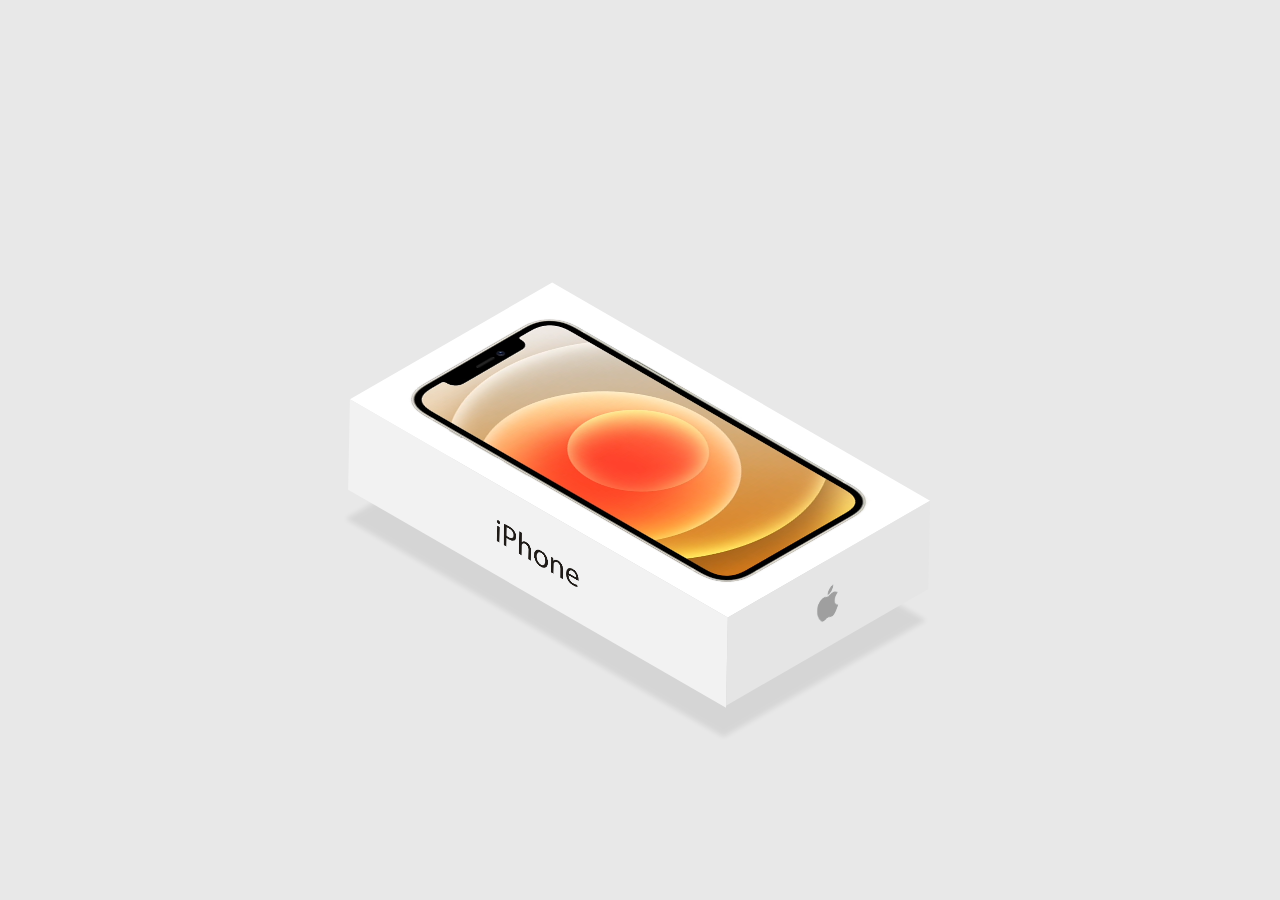
<file: css-box-mockup/index.html>
<!DOCTYPE html>
<html lang="en">
<head>
    <meta charset="UTF-8">
    <meta name="viewport" content="width=device-width, initial-scale=1.0">
    <title>Document</title>
    <link rel="stylesheet" href="styles.css">
</head>
<body>
    <div class="phone"></div>
</body>
</html>
</file>
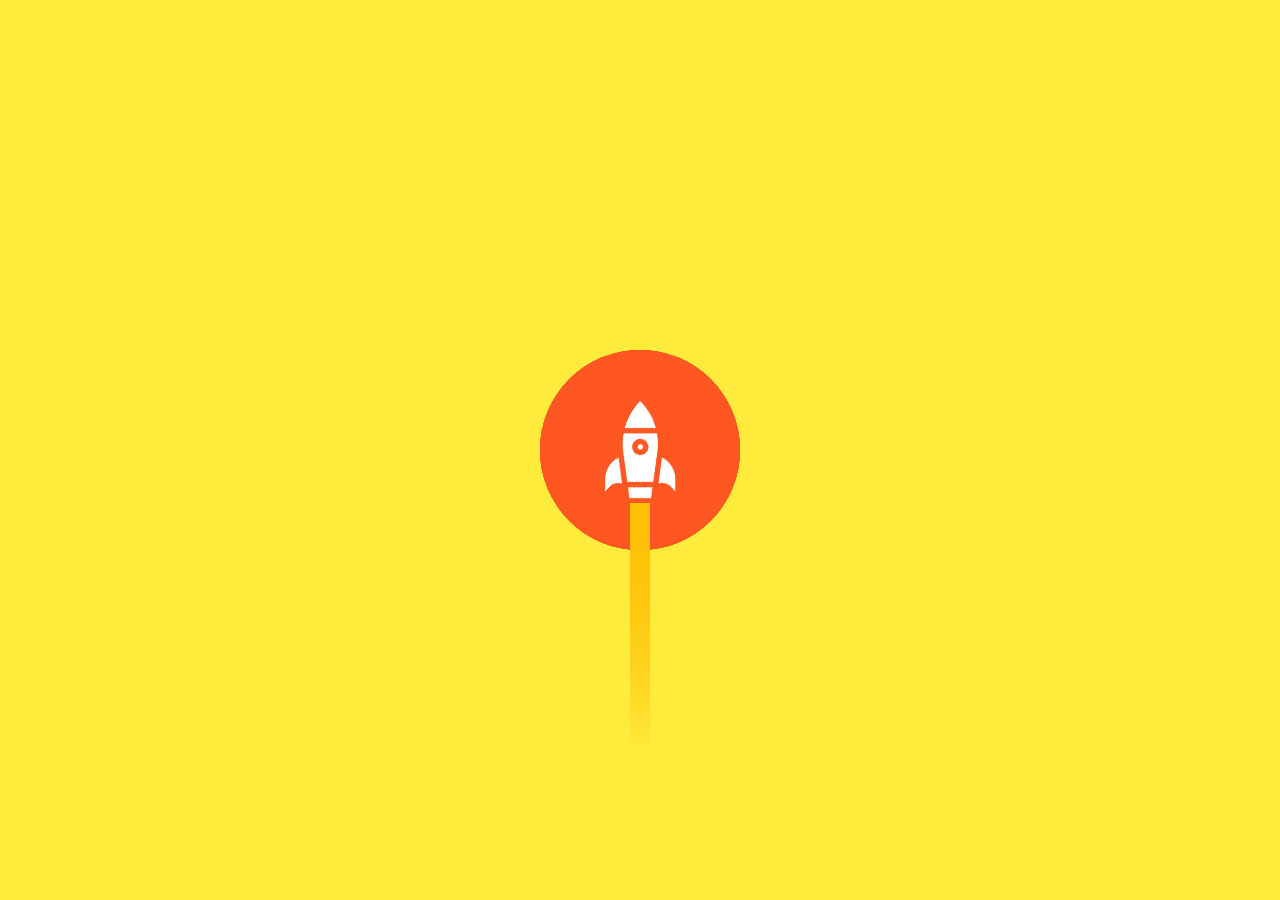
<file: css-pulse/index.html>
<!DOCTYPE html>
<html lang="en">
<head>
    <meta charset="UTF-8">
    <meta name="viewport" content="width=device-width, initial-scale=1.0">
    <title>Document</title>
    <link rel="stylesheet" href="styles.css">
</head>
<body>
    <div class="pulse">
        <span style="--i:1;"></span>
        <span style="--i:2;"></span>
        <span style="--i:3;"></span>
        <span style="--i:4;"></span>
        <span style="--i:5;"></span>

        <div class="rocket">
            <img src="rocket.png" alt="">
        </div>
    </div>
</body>
</html>
</file>
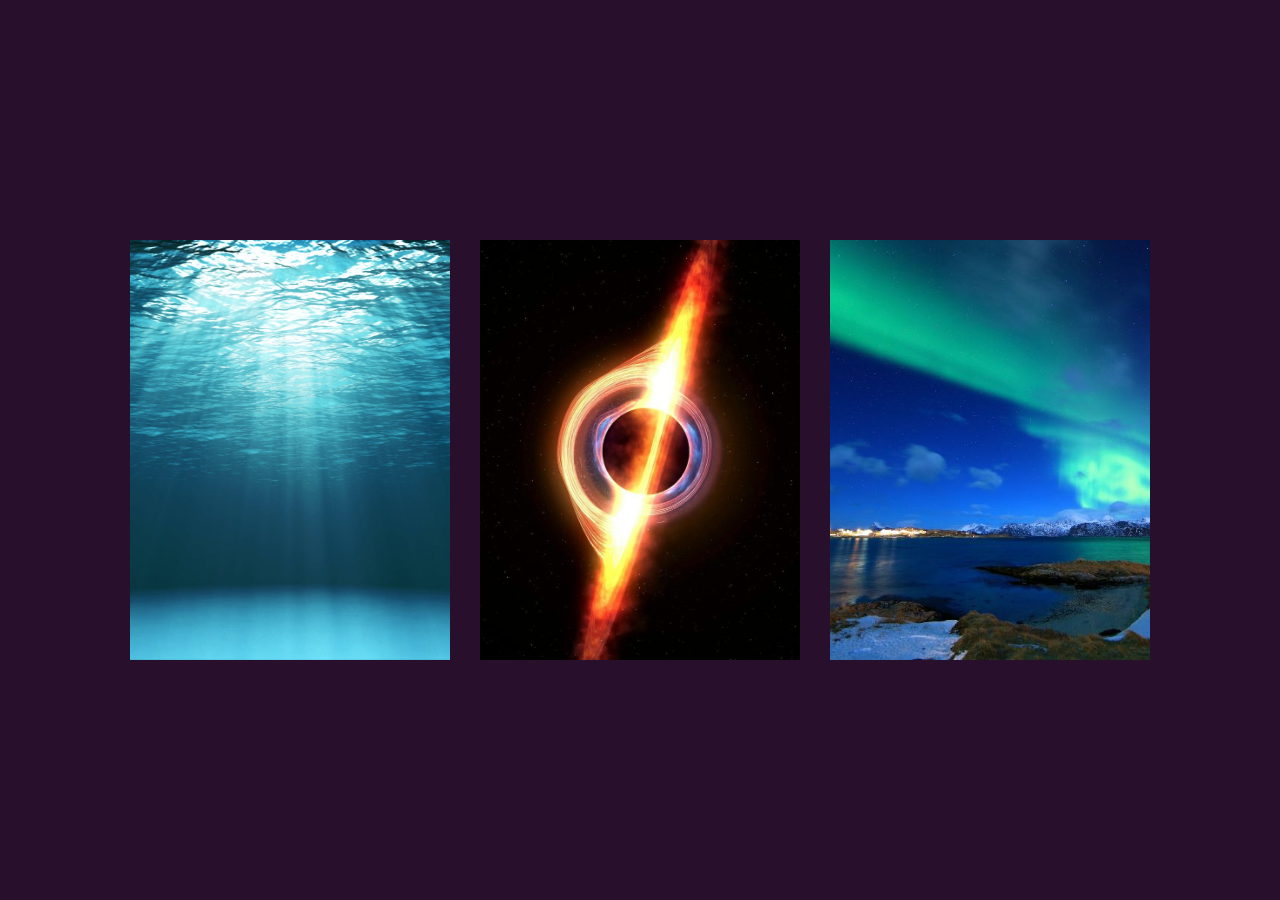
<file: direction-image-hover/index.html>
<!DOCTYPE html>
<html lang="en">
<head>
    <meta charset="UTF-8">
    <meta name="viewport" content="width=device-width, initial-scale=1.0">
    <title>Document</title>
    <link rel="stylesheet" href="styles.css">
</head>
<body>
    <div class="container">
        <div class="card">
            <span></span>
            <div class="imgBx">
                <img src="ocean.jpg" alt="" >
            </div>
            <div class="content">
                <div>
                    <h2>Card Title</h2>
                    <p>Lorem ipsum dolor sit amet consectetur adipisicing elit. 
                        Deserunt ullam veritatis voluptates possimus aperiam quam 
                        inventore perspiciatis natus culpa, consequuntur voluptate 
                        repellat, labore cupiditate reprehenderit quidem porro hic 
                        unde doloremque!</p>
                </div>
            </div>
        </div>
        <div class="card">
            <span></span>
            <div class="imgBx">
                <img src="gargantua.jpg" alt="" >
            </div>
            <div class="content">
                <div>
                    <h2>Card Title</h2>
                    <p>Lorem ipsum dolor sit amet consectetur adipisicing elit. 
                        Deserunt ullam veritatis voluptates possimus aperiam quam 
                        inventore perspiciatis natus culpa, consequuntur voluptate 
                        repellat, labore cupiditate reprehenderit quidem porro hic 
                        unde doloremque!</p>
                </div>
            </div>
        </div>
        <div class="card">
            <span></span>
            <div class="imgBx">
                <img src="aurora-boreal.jpg" alt="" >
            </div>
            <div class="content">
                <div>
                    <h2>Card Title</h2>
                    <p>Lorem ipsum dolor sit amet consectetur adipisicing elit. 
                        Deserunt ullam veritatis voluptates possimus aperiam quam 
                        inventore perspiciatis natus culpa, consequuntur voluptate 
                        repellat, labore cupiditate reprehenderit quidem porro hic 
                        unde doloremque!</p>
                </div>
            </div>
        </div>
    </div>
    <script src="https://code.jquery.com/jquery-3.5.1.min.js" 
        integrity="sha256-9/aliU8dGd2tb6OSsuzixeV4y/faTqgFtohetphbbj0=" 
        crossorigin="anonymous"></script>
    <script>
        $(document).ready(function () {
            $(".card").on('mouseenter', function (e) {
                x = e.pageX - $(this).offset().left;
                y = e.pageY - $(this).offset().top;
                $(this).find('span').css({top: y, left: x})
            })
            $(".card").on('mouseout', function (e) {
                x = e.pageX - $(this).offset().left;
                y = e.pageY - $(this).offset().top;
                $(this).find('span').css({top: y, left: x})
            })
        })
    </script>
</body>
</html>
</file>
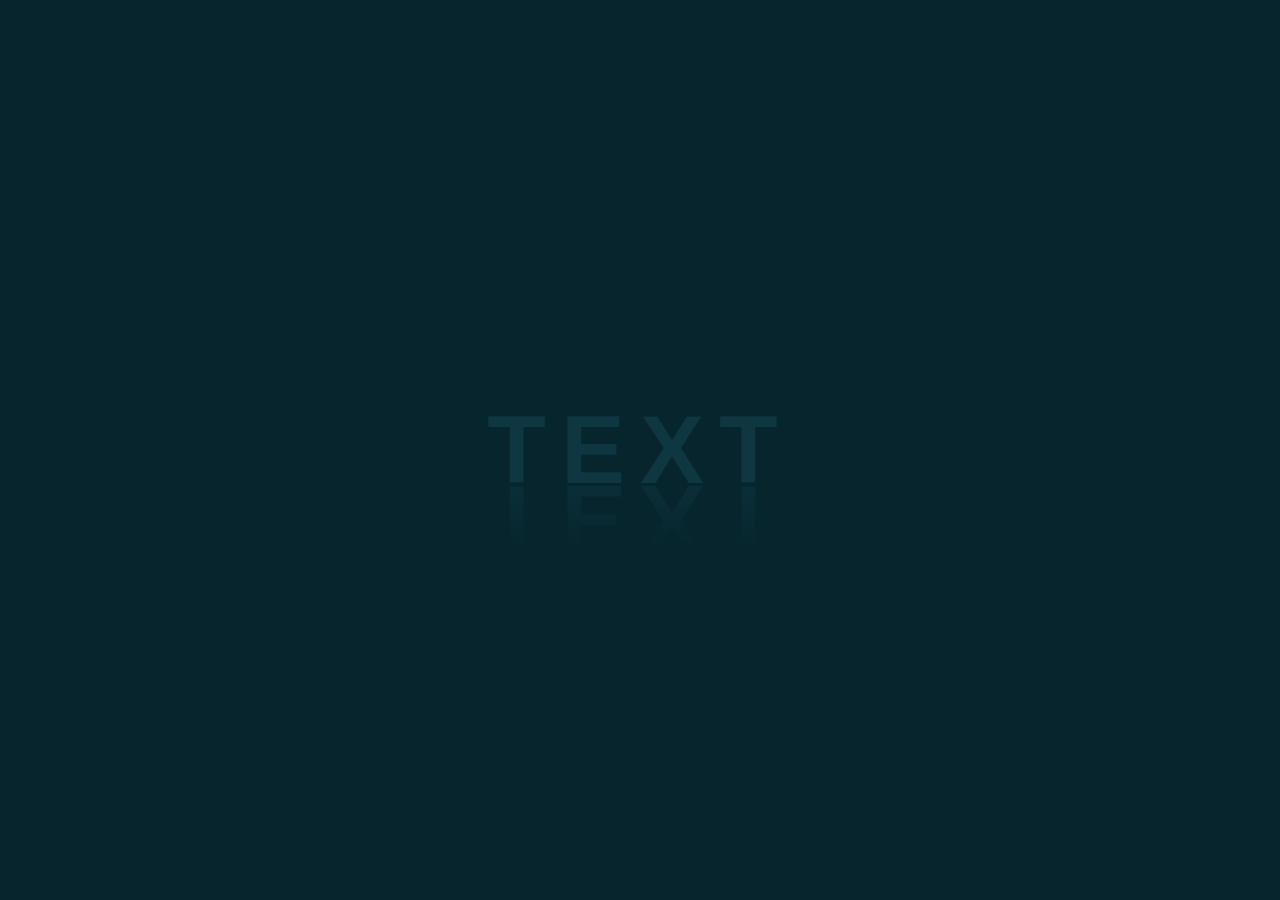
<file: tubelight-text/index.html>
<!DOCTYPE html>
<html lang="en">
<head>
    <meta charset="UTF-8">
    <meta name="viewport" content="width=device-width, initial-scale=1.0">
    <title>Document</title>
    <link rel="stylesheet" href="styles.css">
</head>
<body>
    <h2 contenteditable="true">Text</h2>
</body>
</html>
</file>
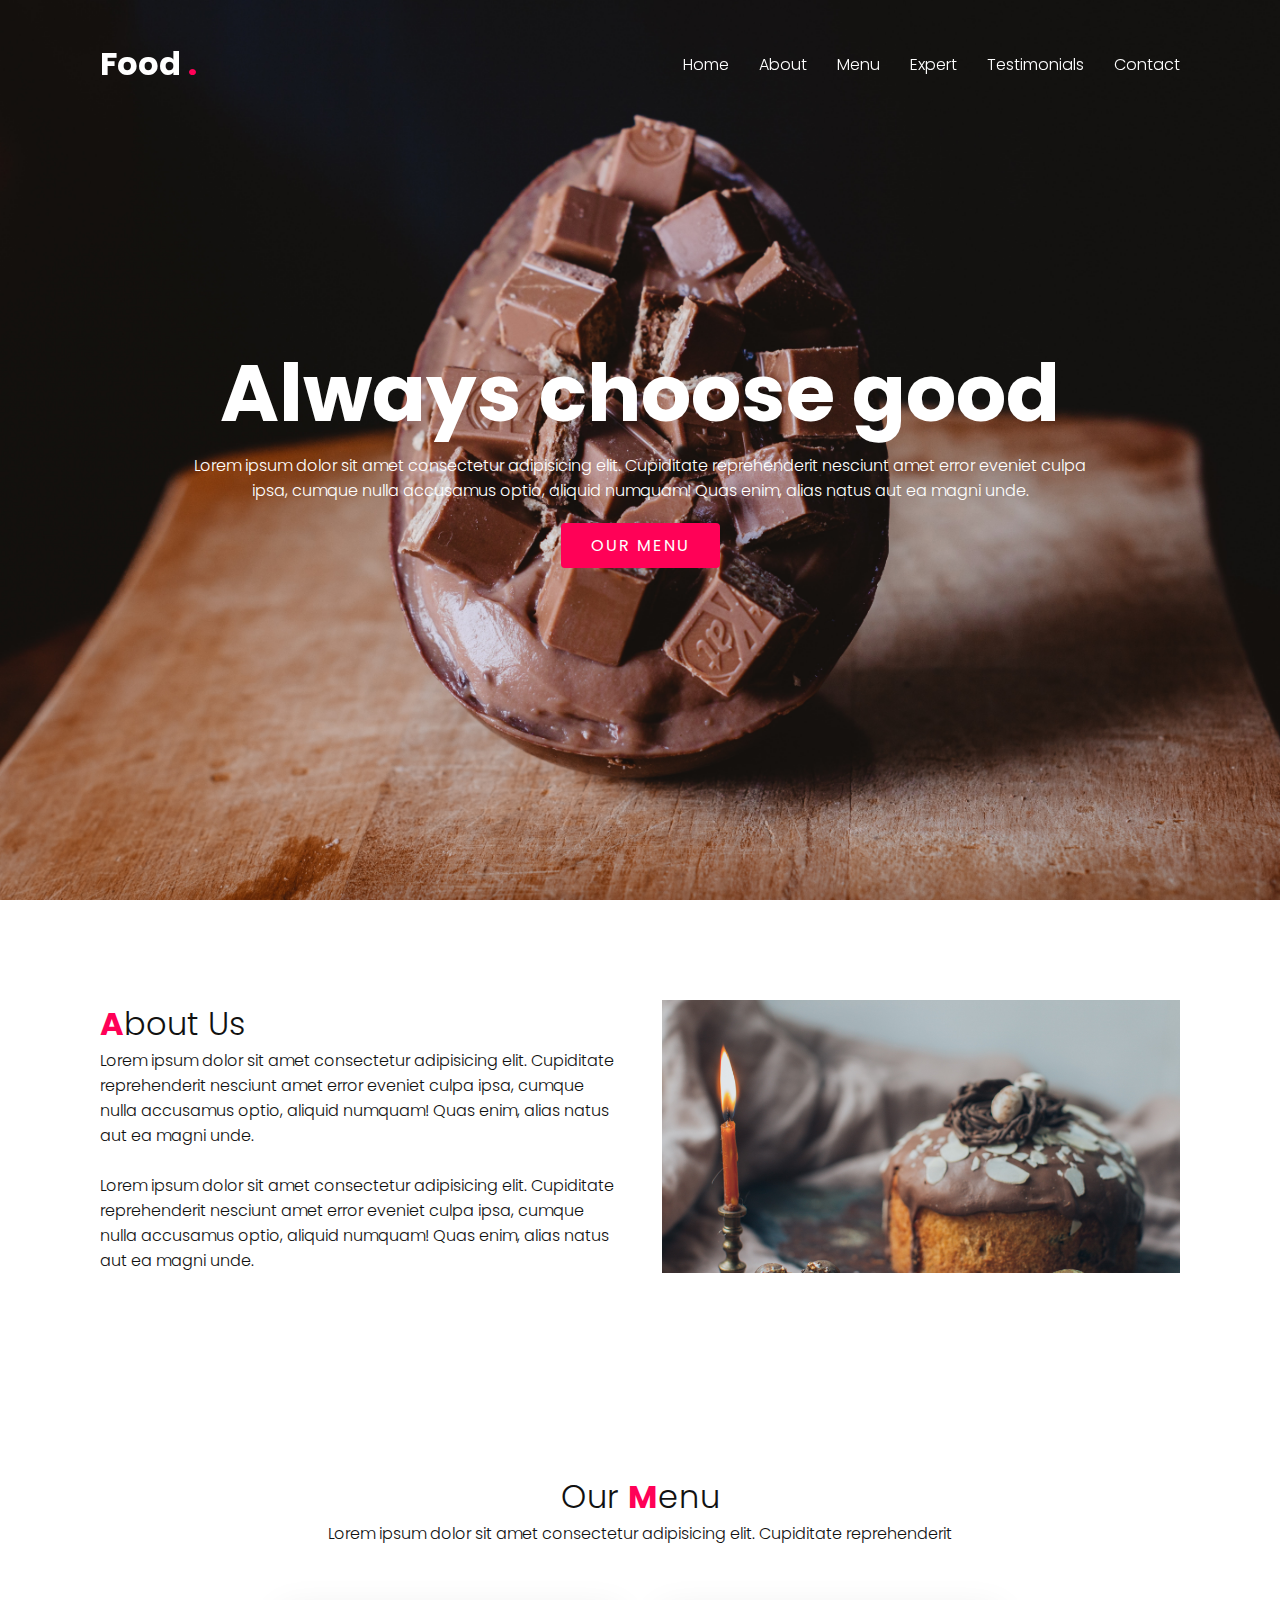
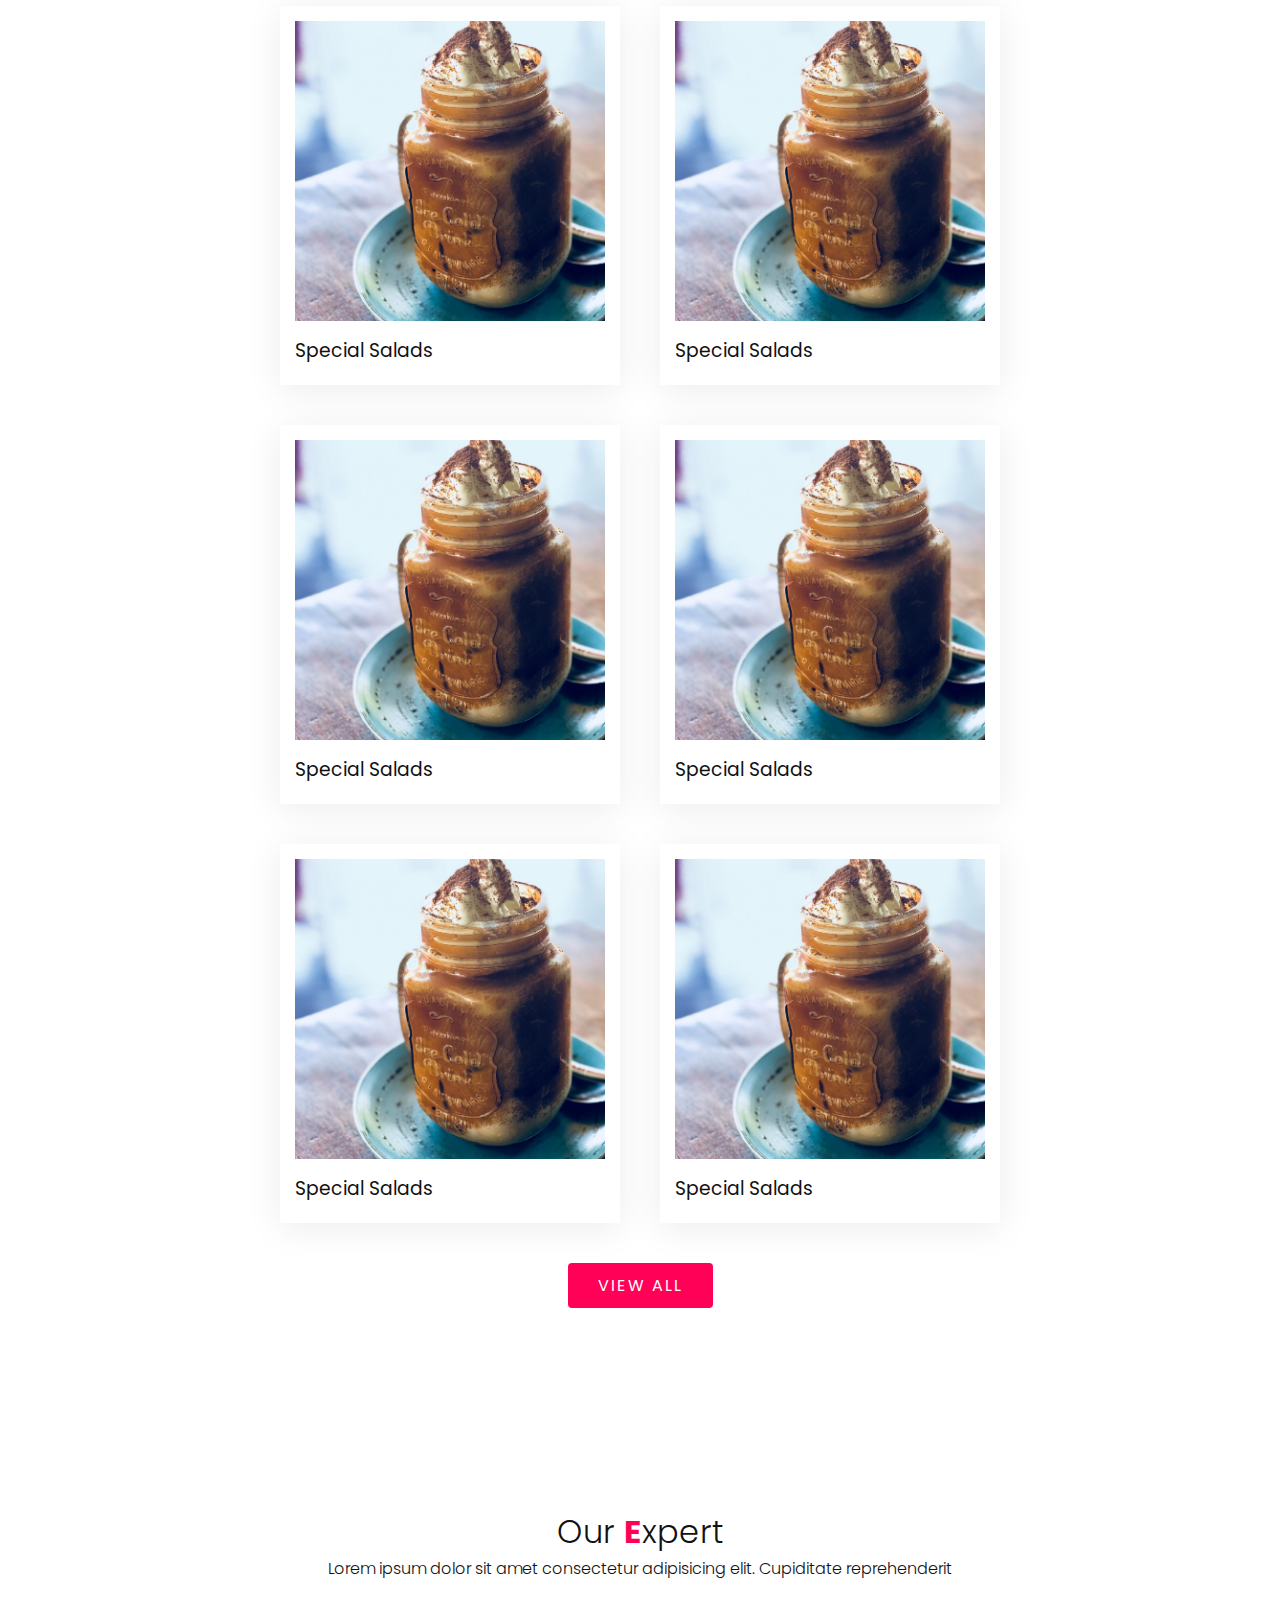
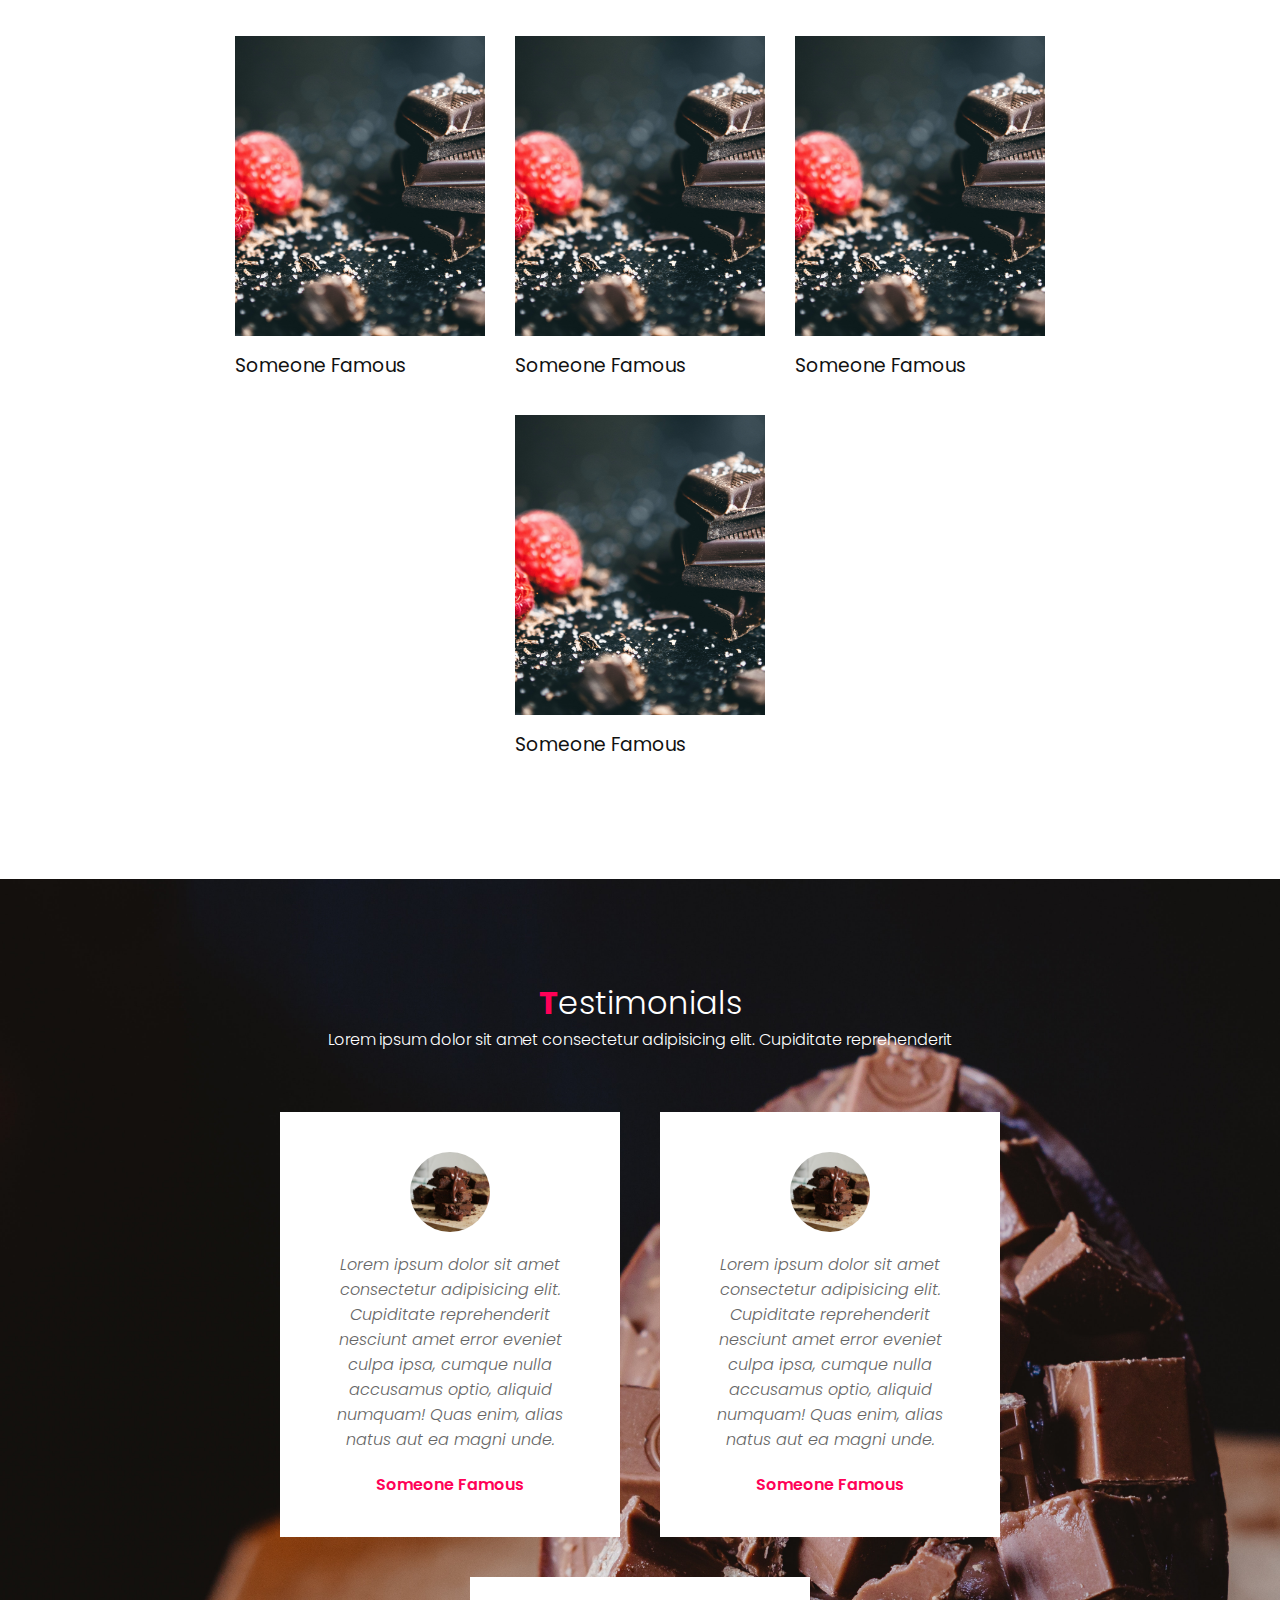
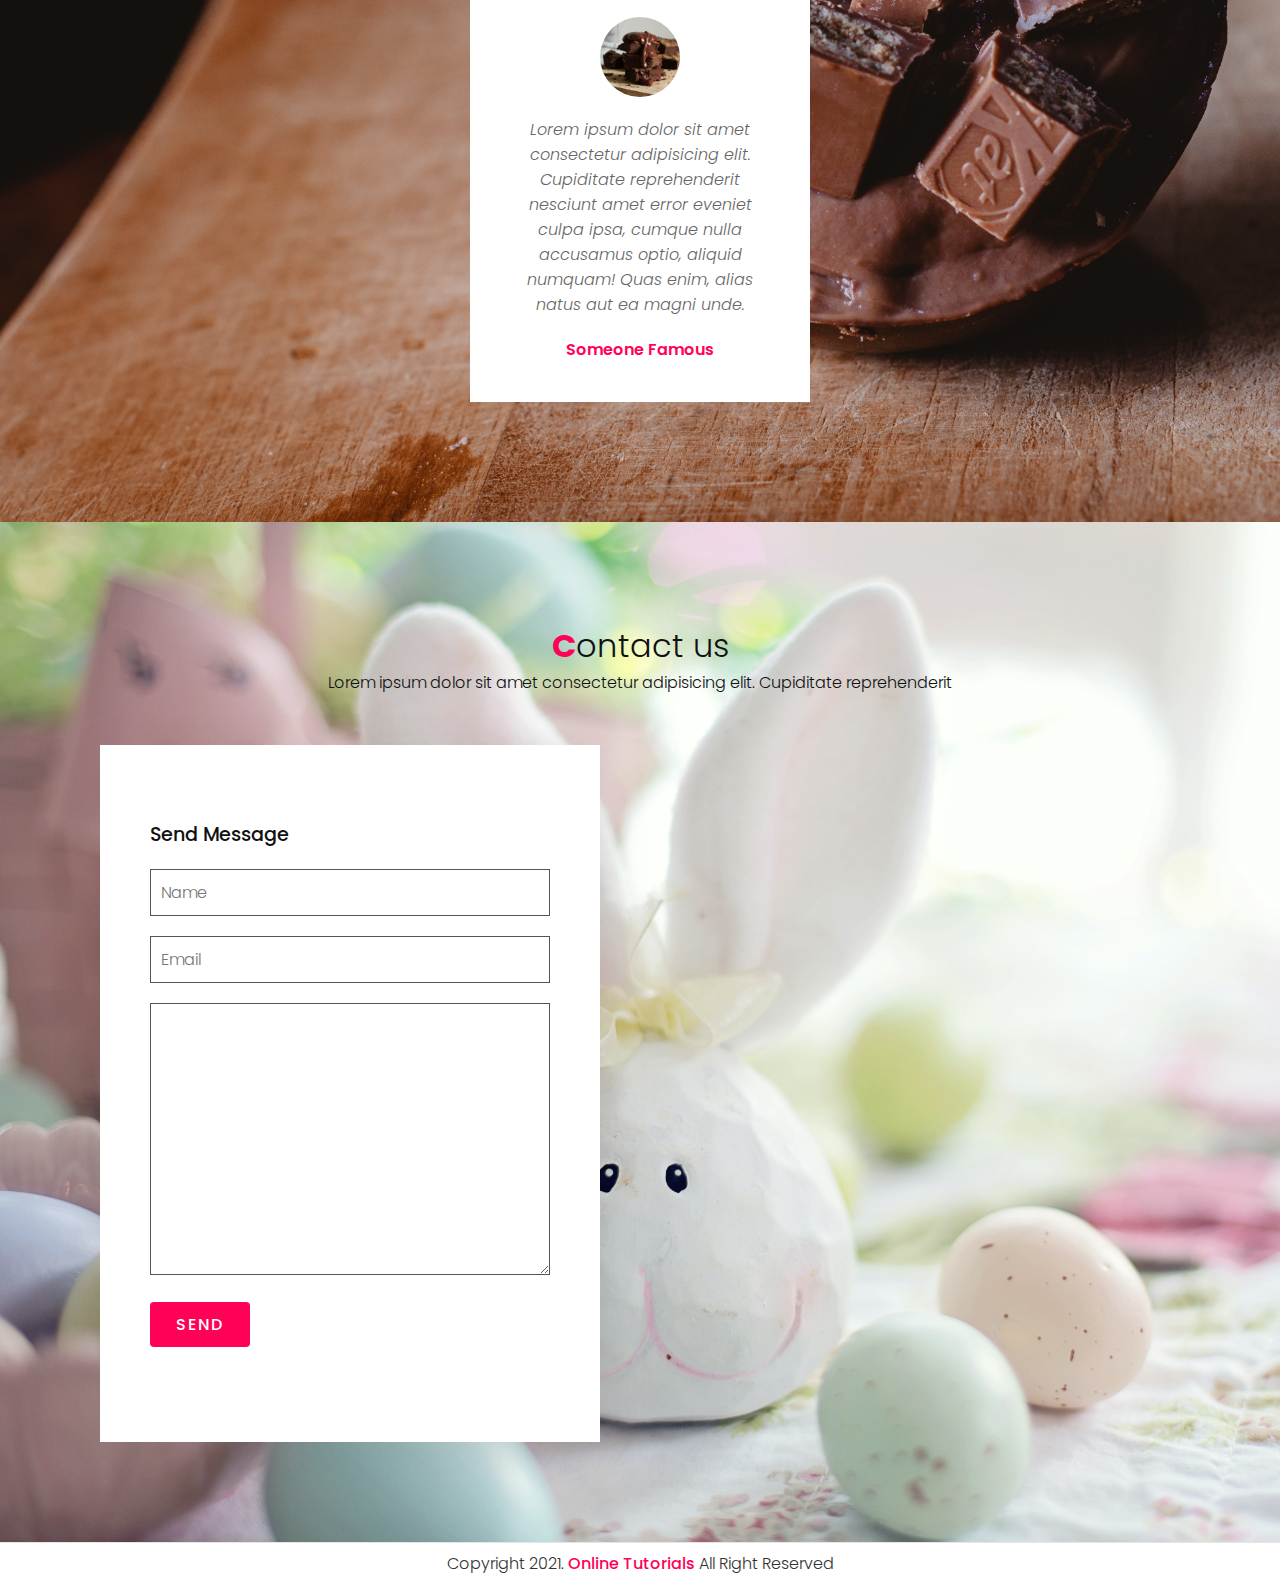
<file: landing-pages/template1/index.html>
<!DOCTYPE html>
<html lang="en">
<head>
    <meta charset="UTF-8">
    <meta http-equiv="X-UA-Compatible" content="IE=edge">
    <meta name="viewport" content="width=device-width, initial-scale=1.0">
    <title>Document</title>
    <link rel="preconnect" href="https://fonts.gstatic.com">
    <link href="https://fonts.googleapis.com/css2?family=Poppins:wght@200;300;400;500;600;700;800;900&display=swap" rel="stylesheet">
    <link rel="stylesheet" href="styles.css">
</head>
<body>
  <header>
    <a href="#" class="logo">Food <span>.</span></a>
    <div class="menuToggle" onclick="toggleMenu();"></div>
    <ul class="navigation">
      <li><a href="#banner" onclick="toggleMenu();">Home</a></li>
      <li><a href="#about" onclick="toggleMenu();">About</a></li>
      <li><a href="#menu" onclick="toggleMenu();">Menu</a></li>
      <li><a href="#expert" onclick="toggleMenu();">Expert</a></li>
      <li><a href="#testimonials" onclick="toggleMenu();">Testimonials</a></li>
      <li><a href="#contact" onclick="toggleMenu();">Contact</a></li>
    </ul>
  </header>
  <section class="banner" id="banner">
    <div class="content">
      <h2>Always choose good</h2>
      <p>Lorem ipsum dolor sit amet consectetur adipisicing elit. Cupiditate reprehenderit
        nesciunt amet error eveniet culpa ipsa, cumque nulla accusamus optio, aliquid numquam!
        Quas enim, alias natus aut ea magni unde.</p>
        <a href="#" class="btn">Our Menu</a>
    </div>
  </section>
  <section class="about" id="about">
    <div class="row">
      <div class="col50">
        <h2 class="titleText"><span>A</span>bout Us</h2>
        <p>Lorem ipsum dolor sit amet consectetur adipisicing elit. Cupiditate reprehenderit
          nesciunt amet error eveniet culpa ipsa, cumque nulla accusamus optio, aliquid numquam!
          Quas enim, alias natus aut ea magni unde.<br><br>Lorem ipsum dolor sit amet consectetur adipisicing elit.
          Cupiditate reprehenderit nesciunt amet error eveniet culpa ipsa, cumque nulla accusamus optio, aliquid numquam!
          Quas enim, alias natus aut ea magni unde. </p>
      </div>
      <div class="col50">
        <div class="imgBx">
          <img src="images/pexels-elina-sazonova-4240131.jpg" alt="">
        </div>
      </div>
    </div>
  </section>
  <section class="menu" id="menu">
    <div class="title">
      <h2 class="titleText">Our <span>M</span>enu</h2>
      <p>Lorem ipsum dolor sit amet consectetur adipisicing elit. Cupiditate reprehenderit</p>
    </div>
    <div class="content">
      <div class="box">
        <div class="imgBx">
          <img src="images/pexels-jess-bailey-designs-1078086.jpg" alt="">
        </div>
        <div class="text">
          <h3>Special Salads</h3>
        </div>
      </div>
      <div class="box">
        <div class="imgBx">
          <img src="images/pexels-jess-bailey-designs-1078086.jpg" alt="">
        </div>
        <div class="text">
          <h3>Special Salads</h3>
        </div>
      </div>
      <div class="box">
        <div class="imgBx">
          <img src="images/pexels-jess-bailey-designs-1078086.jpg" alt="">
        </div>
        <div class="text">
          <h3>Special Salads</h3>
        </div>
      </div>
      <div class="box">
        <div class="imgBx">
          <img src="images/pexels-jess-bailey-designs-1078086.jpg" alt="">
        </div>
        <div class="text">
          <h3>Special Salads</h3>
        </div>
      </div>
      <div class="box">
        <div class="imgBx">
          <img src="images/pexels-jess-bailey-designs-1078086.jpg" alt="">
        </div>
        <div class="text">
          <h3>Special Salads</h3>
        </div>
      </div>
      <div class="box">
        <div class="imgBx">
          <img src="images/pexels-jess-bailey-designs-1078086.jpg" alt="">
        </div>
        <div class="text">
          <h3>Special Salads</h3>
        </div>
      </div>
      <div class="title">
        <a href="#" class="btn">View All</a>
      </div>
    </div>
  </section>
  <section class="expert" id="expert">
    <div class="title">
      <h2 class="titleText">Our <span>E</span>xpert</h2>
      <p>Lorem ipsum dolor sit amet consectetur adipisicing elit. Cupiditate reprehenderit</p>
    </div>
    <div class="content">
      <div class="box">
        <div class="imgBx">
          <img src="images/pexels-lisa-fotios-918327.jpg" alt="">
        </div>
        <div class="text">
          <h3>Someone Famous</h3>
        </div>
      </div>
      <div class="box">
        <div class="imgBx">
          <img src="images/pexels-lisa-fotios-918327.jpg" alt="">
        </div>
        <div class="text">
          <h3>Someone Famous</h3>
        </div>
      </div>
      <div class="box">
        <div class="imgBx">
          <img src="images/pexels-lisa-fotios-918327.jpg" alt="">
        </div>
        <div class="text">
          <h3>Someone Famous</h3>
        </div>
      </div>
      <div class="box">
        <div class="imgBx">
          <img src="images/pexels-lisa-fotios-918327.jpg" alt="">
        </div>
        <div class="text">
          <h3>Someone Famous</h3>
        </div>
      </div>
    </div>
  </section>
  <section class="testimonials" id="testimonials">
    <div class="title white">
      <h2 class="titleText"><span>T</span>estimonials</h2>
      <p>Lorem ipsum dolor sit amet consectetur adipisicing elit. Cupiditate reprehenderit</p>
    </div>
    <div class="content">
      <div class="box">
        <div class="imgBx">
          <img src="images/pexels-marta-dzedyshko-2067396.jpg" alt="">
        </div>
        <div class="text">
          <p>Lorem ipsum dolor sit amet consectetur adipisicing elit. Cupiditate reprehenderit
            nesciunt amet error eveniet culpa ipsa, cumque nulla accusamus optio, aliquid numquam!
            Quas enim, alias natus aut ea magni unde.</p>
          <h3>Someone Famous</h3>
        </div>
      </div>
      <div class="box">
        <div class="imgBx">
          <img src="images/pexels-marta-dzedyshko-2067396.jpg" alt="">
        </div>
        <div class="text">
          <p>Lorem ipsum dolor sit amet consectetur adipisicing elit. Cupiditate reprehenderit
            nesciunt amet error eveniet culpa ipsa, cumque nulla accusamus optio, aliquid numquam!
            Quas enim, alias natus aut ea magni unde.</p>
          <h3>Someone Famous</h3>
        </div>
      </div>
      <div class="box">
        <div class="imgBx">
          <img src="images/pexels-marta-dzedyshko-2067396.jpg" alt="">
        </div>
        <div class="text">
          <p>Lorem ipsum dolor sit amet consectetur adipisicing elit. Cupiditate reprehenderit
            nesciunt amet error eveniet culpa ipsa, cumque nulla accusamus optio, aliquid numquam!
            Quas enim, alias natus aut ea magni unde.</p>
          <h3>Someone Famous</h3>
        </div>
      </div>
    </div>
  </section>
  <section class="contact" id="contact">
    <div class="title">
      <h2 class="titleText"><span>C</span>ontact us</h2>
      <p>Lorem ipsum dolor sit amet consectetur adipisicing elit. Cupiditate reprehenderit</p>
    </div>
    <div class="contactForm">
      <h3>Send Message</h3>
      <div class="inputBox">
        <input type="text" name="name" id="name" placeholder="Name">
      </div>
      <div class="inputBox">
        <input type="text" name="email" id="email" placeholder="Email">
      </div>
      <div class="inputBox">
        <textarea name="massage" id="message" cols="30" rows="10"></textarea>
      </div>
      <div class="inputBox">
        <input type="submit" value="Send">
      </div>
    </div>
  </section>
  <div class="copyrightText">
    <p>Copyright 2021. <a href="#">Online Tutorials</a> All Right Reserved</p>
  </div>
  <script>
    window.addEventListener('scroll', () => {
      const header = document.querySelector('header')
      header.classList.toggle('sticky', window.scrollY > 0)
    })
    const widthForToggleMenu = 1069
    const toggleMenu = () => {
      const windowWidth = window.innerWidth ||
                    document.documentElement.clientWidth ||
                    document.body.clientWidth
      if(windowWidth !== undefined && windowWidth <= widthForToggleMenu) {
        const menu = document.querySelector('.menuToggle')
        const navigation = document.querySelector('.navigation')
        menu.classList.toggle('active')
        navigation.classList.toggle('active')
      }
    }
  </script>
</body>
</html>
</file>
<file: css-box-mockup/styles.css>
* {
    margin: 0;
    padding: 0;
    box-sizing: border-box;
}

body {
    display: flex;
    justify-content: center;
    align-items: center;
    min-height: 100vh;
    background: #e8e8e8;
}

.phone {
    position: relative;
    width: 230px;
    height: 410px;
    background: url('iPhone.png') #fff;
    background-size: 80%;
    background-position: center;
    background-repeat: no-repeat;
    transform: rotate(-40deg) skew(20deg, 10deg);
    box-shadow: -120px 110px 5px rgba(0, 0, 0, 0.08);
    transition: 0.5s;
}

.phone:hover {
    transform: rotate(-40deg) skew(20deg,10deg) translate(30px,-30px);
    box-shadow: -150px 140px 10px rgba(0, 0, 0, 0.08);
}

.phone:before {
    content: '';
    position: absolute;
    top: 0;
    left: -90px;
    width: 90px;
    height: 100%;
    background: url('text.png') #f2f2f2;
    background-size: 30px;
    background-position: center;
    background-repeat: no-repeat;
    transform-origin: right;
    transform: skewY(-43deg);
}

.phone:after {
    content: '';
    position: absolute;
    bottom: -82px;
    left: 0;
    width: 100%;
    height: 82px;
    background: url('logo.png') #e5e5e5;
    background-size: 30px;
    background-position: center;
    background-repeat: no-repeat;
    transform-origin: top;
    transform: skewX(-47deg);
}
</file>
<file: css-pulse/styles.css>
* {
    margin: 0;
    padding: 0;
    box-sizing: border-box;
}

body {
    display: flex;
    justify-content: center;
    align-items: center;
    min-height: 100vh;
    background: #ffeb3b;
    overflow: hidden;
}

.pulse {
    position: relative;
    width: 200px;
    height: 200px;
    background: #ff5722;
    border-radius: 50%;
}

.pulse span {
    position: absolute;
    top: 0;
    left: 0;
    background: #ff5722;
    border-radius: 50%;
    display: inline-block;
    width: 100%;
    height: 100%;
    animation: animate 2.5s linear infinite;
    animation-delay: calc(-0.5s * var(--i));
}

@keyframes animate {
    0% {
        transform: scale(1);
        opacity: 0.5;
    }
    90% {
        transform: scale(3);
    }
    100% {
        transform: scale(4);
        opacity: 0;
    }
}

.rocket {
    position: relative;
    top: 50px;
    text-align: center;
    animation: rocket 0.1s ease infinite;
}

@keyframes rocket {
    0% {
        transform: translateY(-1px);
    }
    50% {
        transform: translateY(1px);
    }
}

.rocket::before {
    content: '';
    position: absolute;
    bottom: -250px;
    left: 50%;
    transform: translateX(-50%);
    width: 20px;
    height: 250px;
    background: linear-gradient(#ffc107, transparent);
}

.rocket::after {
    content: '';
    position: absolute;
    bottom: -250px;
    left: 50%;
    transform: translateX(-50%);
    width: 20px;
    height: 250px;
    background: linear-gradient(#ffc107, transparent);
}
</file>
<file: direction-image-hover/styles.css>
* {
    margin: 0;
    padding: 0;
    box-sizing: border-box;
    font-family: Arial, Helvetica, sans-serif;
}

body {
    display: flex;
    justify-content: center;
    align-items: center;
    background: #28102d;
    min-height: 100vh;
}

.container {
    display: flex;
    width: 1050px;
    justify-content: center;
    align-items: center;
    flex-wrap: wrap;
}

.container .card {
    position: relative;
    width: 320px;
    height: 420px;
    margin: 15px;
    overflow: hidden;
}

.container .card span {
    position: absolute;
    display: block;
    width: 0px;
    height: 0px;
    transform: translate(-50%,-50%);
    border-radius: 50%;
    background: #9c27b0;
    z-index: 1;
    transition: width 0.5s, height 0.5s;
}

.container .card:hover span {
    width: 1000px;
    height: 1000px;
}

.container .card .imgBx img {
    position: absolute;
    top: 0;
    left: 0;
    width: 100%;
    height: 100%;
    object-fit: cover;
}

.container .card .content {
    position: absolute;
    top: 0;
    left: 0;
    width: 100%;
    height: 100%;
    display: flex;
    justify-content: center;
    align-items: center;
    z-index: 1;
}

.container .card .content div {
    padding: 40px;
    color: #fff;
    visibility: hidden;
    opacity: 0;
    transform: translateY(50px);
    transition: 0.2s;
}

.container .card:hover .content div {
    visibility: visible;
    opacity: 1;
    transform: translateY(0px);
}
</file>
<file: tubelight-text/styles.css>
* {
    margin: 0;
    padding: 0;
    box-sizing: border-box;
    font-family: Arial, Helvetica, sans-serif;
}

body {
    display: flex;
    justify-content: center;
    align-items: center;
    min-height: 100vh;
    background: #07252d;
}

h2 {
    position: absolute;
    font-size: 6em;
    letter-spacing: 15px;
    color: #0e3742;
    text-transform: uppercase;
    width: 100%;
    text-align: center;
    -webkit-box-reflect: below 1px linear-gradient(transparent, #0008);
    line-height: 0.70em;
    outline: none;
    animation: animate 5s linear infinite;
}

@keyframes animate {
    0%,18%,20%,50.1%,60%,65.1%,80%,90.1%,92% {
        color: #0e3742;
        text-shadow: none;
    }
    18.1%,20.1%,30%,50%,60.1%,65%,80.1%,90%,92.1%,100% {
        color: #fff;
        text-shadow: 0 0 10px #03bcf4,
        0 0 20px #03bcf4,
        0 0 40px #03bcf4,
        0 0 80px #03bcf4,
        0 0 160px #03bcf4;
    }
}
</file>
<file: landing-pages/template1/styles.css>
:root {
    --border-radius: 4px;
    --white: #fff;
    --black: #111;
    --primary: #ff0157;
    --medium-gray: #555;
    --dark-gray: #333;
}

* {
    margin: 0;
    padding: 0;
    box-sizing: border-box;
    font-family: 'Poppins', sans-serif;
    scroll-behavior: smooth;
}

p {
    font-weight: 300;
    color: var(--black);
}

header {
    position: fixed;
    top: 0;
    left: 0;
    width: 100%;
    padding: 40px 100px;
    z-index: 10000;
    display: flex;
    justify-content: space-between;
    align-items: center;
    transition: 0.5s;
}

header .logo {
    color: var(--white);
    font-weight: 700;
    font-size: 2em;
    text-decoration: none;
}

header .logo span {
    color: var(--primary);
}

header .navigation {
    position: relative;
    display: flex;
}

header .navigation.active {
    width: 100%;
    height: 100%;
    position: fixed;
    top: 0;
    left: 0;
    display: flex;
    justify-content: center;
    align-items: center;
    flex-direction: column;
    background: var(--white);
}

header .navigation li {
    list-style: none;
    margin-left: 30px;
}

header .navigation li a {
    text-decoration: none;
    color: var(--white);
    font-weight: 300;
}

header .navigation li a:hover {
    color: var(--primary);
}

header.sticky {
    background: var(--white);
    padding: 10px 100px;
    box-shadow: 0 5px 20px rgba(0, 0, 0, 0.05);
}

header.sticky .logo {
    color: var(--black);
}

header.sticky .navigation li a {
    color: var(--black);
}

header.sticky .navigation li a:hover {
    color: var(--primary);
}

.banner {
    position: relative;
    width: 100%;
    height: 100vh;
    display: flex;
    align-items: center;
    justify-content: center;
    background-image: url('images/pexels-jakson-martins-4143543.jpg');
    background-size: cover;
}

.banner .content {
    max-width: 900px;
    text-align: center;
}

.banner .content h2 {
    font-size: 5em;
    color: var(--white);
}

.banner .content p {
    font-size: 1em;
    color: var(--white);
}

.btn {
    font-size: 1em;
    color: var(--white);
    background: var(--primary);
    display: inline-block;
    padding: 10px 30px;
    margin-top: 20px;
    text-transform: uppercase;
    text-decoration: none;
    letter-spacing: 2px;
    transition: 0.5s;
    border-radius: var(--border-radius);
}

.btn:hover {
    letter-spacing: 6px;
}

section {
    padding: 100px;
}

.row {
    position: relative;
    width: 100%;
    display: flex;
    justify-content: space-between;
}

.row .col50 {
    position: relative;
    width: 48%;
}

.row .col50 .imgBx {
    position: relative;
    width: 100%;
    height: 100%;
}

.row .col50 .imgBx img {
    position: absolute;
    top: 0;
    left: 0;
    width: 100%;
    height: 100%;
    object-fit: cover;
}

.menu .content {
    display: flex;
    justify-content: center;
    align-items: center;
    flex-direction: row-reverse;
    flex-wrap: wrap;
    margin-top: 40px;
}

.menu .content .box {
    width: 340px;
    margin: 20px;
    border: 15px solid var(--white);
    box-shadow: 0 5px 35px rgba(0, 0, 0, 0.08);
}

.menu .content .box .imgBx {
    position: relative;
    width: 100%;
    height: 300px;
}

.menu .content .box .imgBx img {
    position: absolute;
    top: 0;
    left: 0;
    width: 100%;
    height: 100%;
    object-fit: cover;
}

.menu .content .box .text {
    padding: 15px 0 5px;
}

.menu .content .box .text h3 {
    font-weight: 400;
    color: var(--black);
}

.title {
    width: 100%;
    display: flex;
    justify-content: center;
    align-items: center;
    flex-direction: column;
}

.titleText {
    color: var(--black);
    font-size: 2em;
    font-weight: 300;
}

.titleText span {
    color: var(--primary);
    font-size: 1.5;
    font-weight: 700;
}

.expert .content {
    display: flex;
    justify-content: center;
    flex-wrap: wrap;
    flex-direction: row;
    margin-top: 40px;
}

.expert .content .box {
    width: 250px;
    margin: 15px;
}

.expert .content .box .imgBx {
    position: relative;
    width: 100%;
    height: 300px;
}

.expert .content .box .imgBx img {
    position: absolute;
    top: 0;
    left: 0;
    width: 100%;
    height: 100%;
    object-fit: cover;
}

.expert .content .box .text {
    padding: 15px 0 5px;
}

.expert .content .box .text h3 {
    font-weight: 400;
    color: var(--black);
}

.testimonials {
    background: url('images/pexels-jakson-martins-4143543.jpg');
    background-size: cover;
}

.white .titleText,
.white p {
    color: var(--white);
}

.testimonials .content {
    display: flex;
    justify-content: center;
    flex-wrap: wrap;
    flex-direction: row;
    margin-top: 40px;
}

.testimonials .content .box {
    width: 340px;
    margin: 20px;
    padding: 40px;
    background: var(--white);
    display: flex;
    justify-content: center;
    align-items: center;
    flex-direction: column;
}

.testimonials .content .box .imgBx {
    position: relative;
    width: 80px;
    height: 80px;
    margin-bottom: 20px;
    border-radius: 50%;
    overflow: hidden;
}

.testimonials .content .box .imgBx img {
    position: absolute;
    top: 0;
    left: 0;
    width: 100%;
    height: 100%;
    object-fit: cover;
}

.testimonials .content .box .text {
    text-align: center;
}

.testimonials .content .box .text p {
    color: #666;
    font-style: italic;
}

.testimonials .content .box .text h3 {
    margin-top: 20px;
    color: var(--black);
    font-size: 1em;
    color: var(--primary);
    font-weight: 600;
}

.contact {
    background: url('images/pexels-jill-wellington-3979241.jpg');
    background-size: cover;
}

.contactForm {
    padding: 75px 50px;
    background: var(--white);
    box-shadow: 0 15px 50px rgba(0, 0, 0, 0.1);
    max-width: 500px;
    margin-top: 50px;
}

.contactForm h3 {
    color: var(--black);
    font-size: 1.2em;
    margin-bottom: 20px;
    font-weight: 500;
}

.contactForm .inputBox {
    position: relative;
    width: 100%;
    margin-bottom: 20px;
}

.contactForm .inputBox input,
.contactForm .inputBox textarea {
    width: 100%;
    border: 1px solid var(--medium-gray);
    padding: 10px;
    color: var(--black);
    outline: none;
    font-size: 16px;
    font-weight: 300;
}

.contactForm .inputBox input[type="submit"] {
    font-size: 1em;
    color: var(--white);
    background: var(--primary);
    display: inline-block;
    text-transform: uppercase;
    text-decoration: none;
    letter-spacing: 2px;
    transition: 0.5s;
    max-width: 100px;
    font-weight: 500;
    border: none;
    border-radius: var(--border-radius);
    cursor: pointer;
}

.contactForm .inputBox input[type="submit"]:hover {
    letter-spacing: 6px;
}

.copyrightText {
    padding: 8px 40px;
    border-top: 1px solid rgba(0, 0, 0, 0.1);
    text-align: center;
}

.copyrightText p {
    color: var(--dark-gray);
}

.copyrightText a {
  color: var(--primary);
  font-weight: 500;
  text-decoration: none;
}

@media (max-width: 1069px) {/*991*/
    header,
    header.sticky {
        padding: 10px 20px;
    }

    header .navigation {
        display: none;
    }

    header .navigation.active {
        width: 100%;
        height: calc(100% - 68px);
        position: fixed;
        top: 68px;
        left: 0;
        display: flex;
        justify-content: center;
        align-items: center;
        flex-direction: column;
        background: var(--white);
    }

    header .navigation li {
        margin-left: 0;
    }

    header .navigation li a {
        text-decoration: none;
        color: var(--black);
        font-size: 1.6em;
        font-weight: 300;
    }

    .menuToggle {
        position: relative;
        width: 40px;
        height: 40px;
        background: url('images/menu.png');
        background-size: 30px;
        background-repeat: no-repeat;
        background-position: center;
        cursor: pointer;
    }

    .menuToggle.active {
        background: url('images/close.png');
        background-size: 25px;
        background-repeat: no-repeat;
        background-position: center;
        cursor: pointer;
    }

    header.sticky .menuToggle {
        filter: invert(1);
    }

    section {
        padding: 20px;
    }

    .banner .content h2 {
        font-size: 3em;
        color: var(--white);
    }

    .row {
        flex-direction: column;
    }

    .row .col50 {
        position: relative;
        width: 100%;
    }

    .row .col50 .imgBx {
        height: 300px;
        margin-top: 20px;
    }

    .menu .content .box {
        margin: 10px;
    }

    .menu .content .box .imgBx {
        height: 260px;
    }

    .title {
        text-align: center;
    }

    .titleText {
        font-size: 1.8em;
        line-height: 1.5em;
        margin-bottom: 15px;
        font-weight: 300;
    }

    .testimonials .content .box {
        margin: 10px;
        padding: 20px;
    }

    .contactForm {
        padding: 35px 40px;
        margin-top: 20px;
        margin-bottom: 30px;
    }
}

@media (max-width: 480px) {

    .banner .content h2 {
        font-size: 2.2em;
        color: var(--white);
    }
}
</file>
